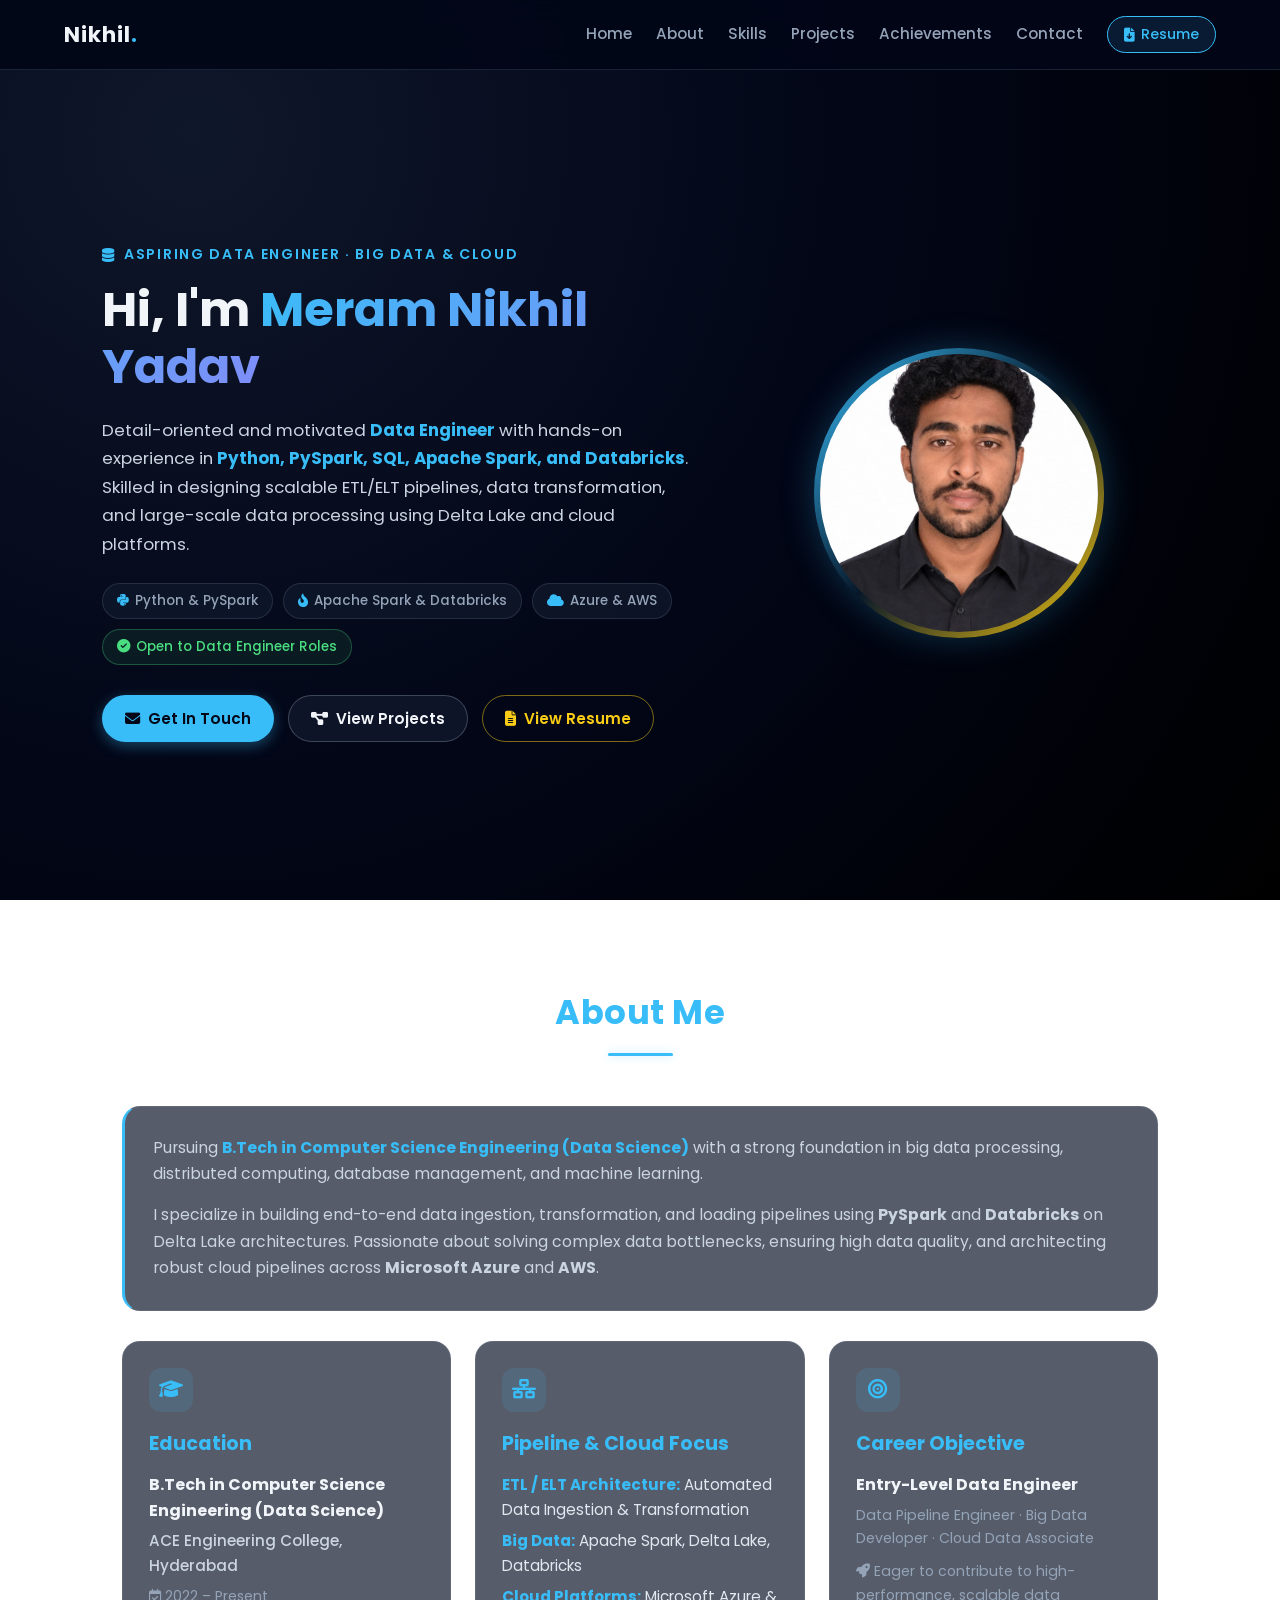
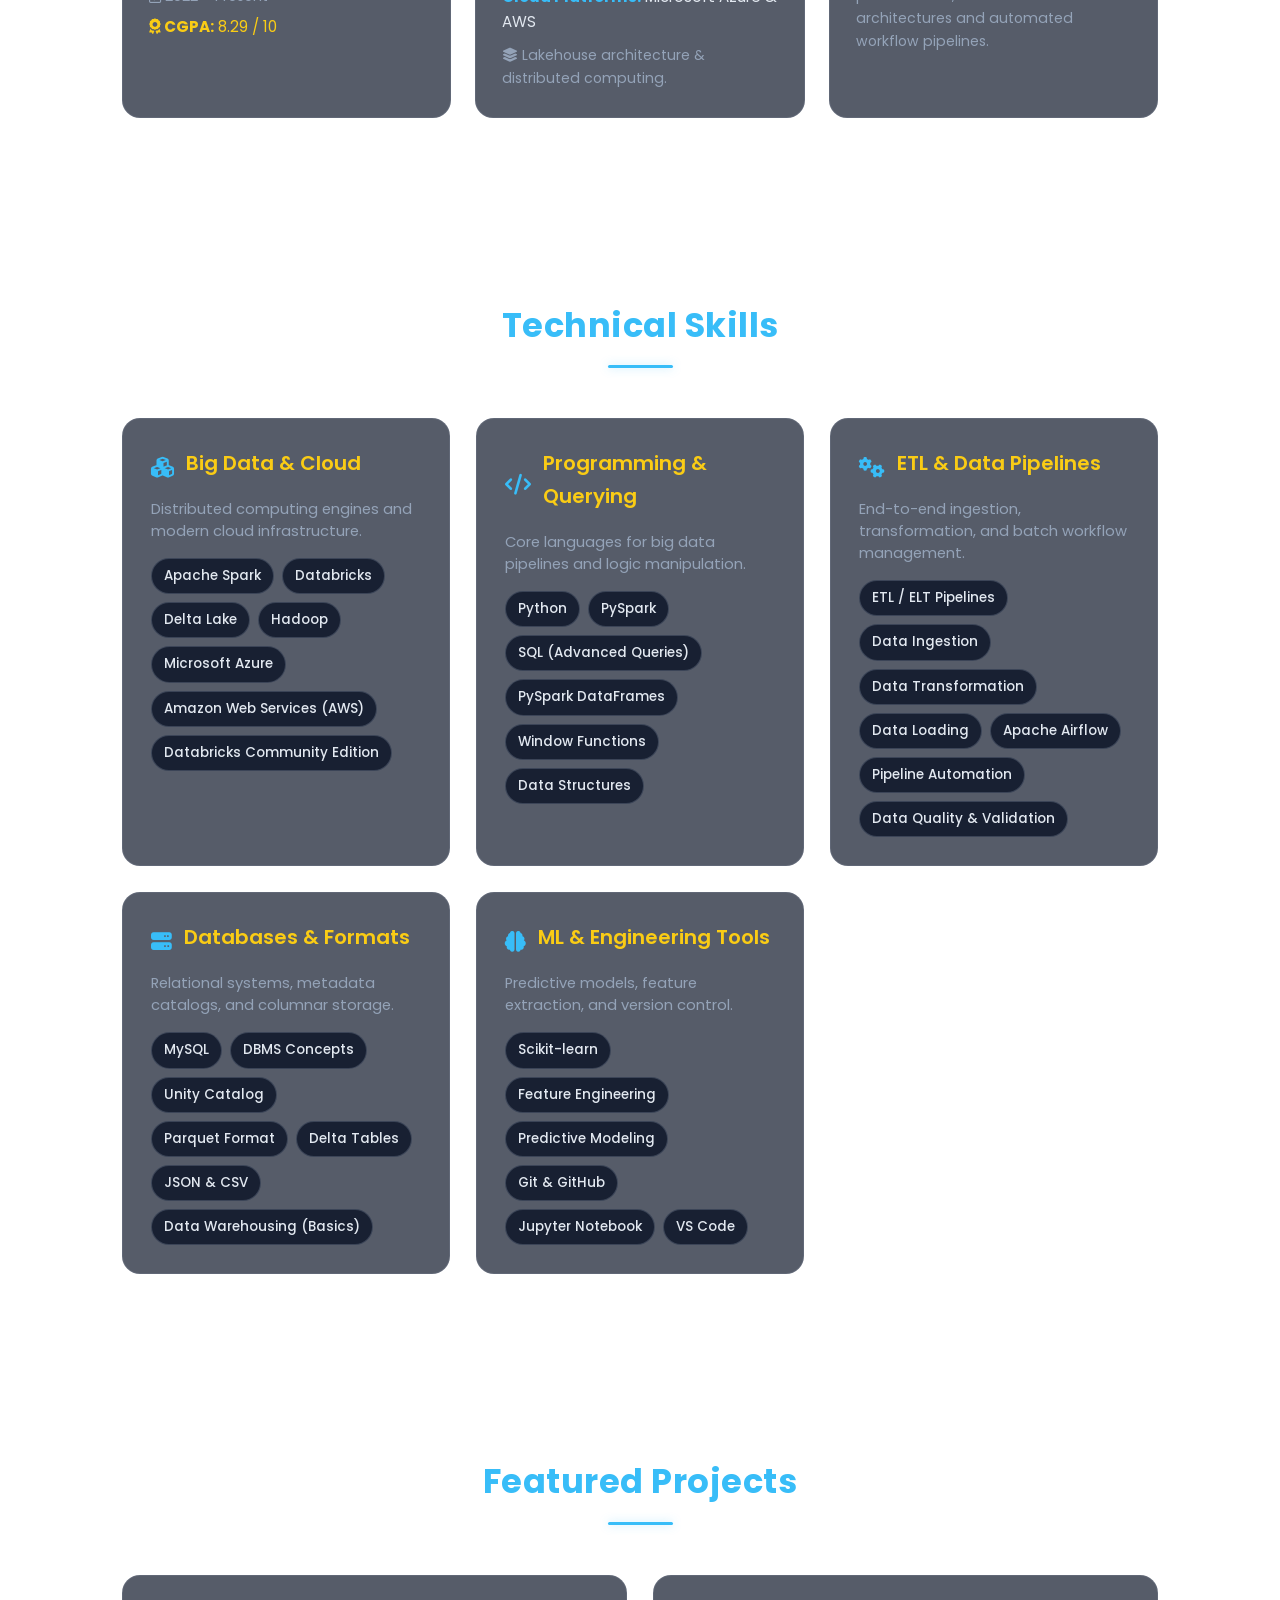
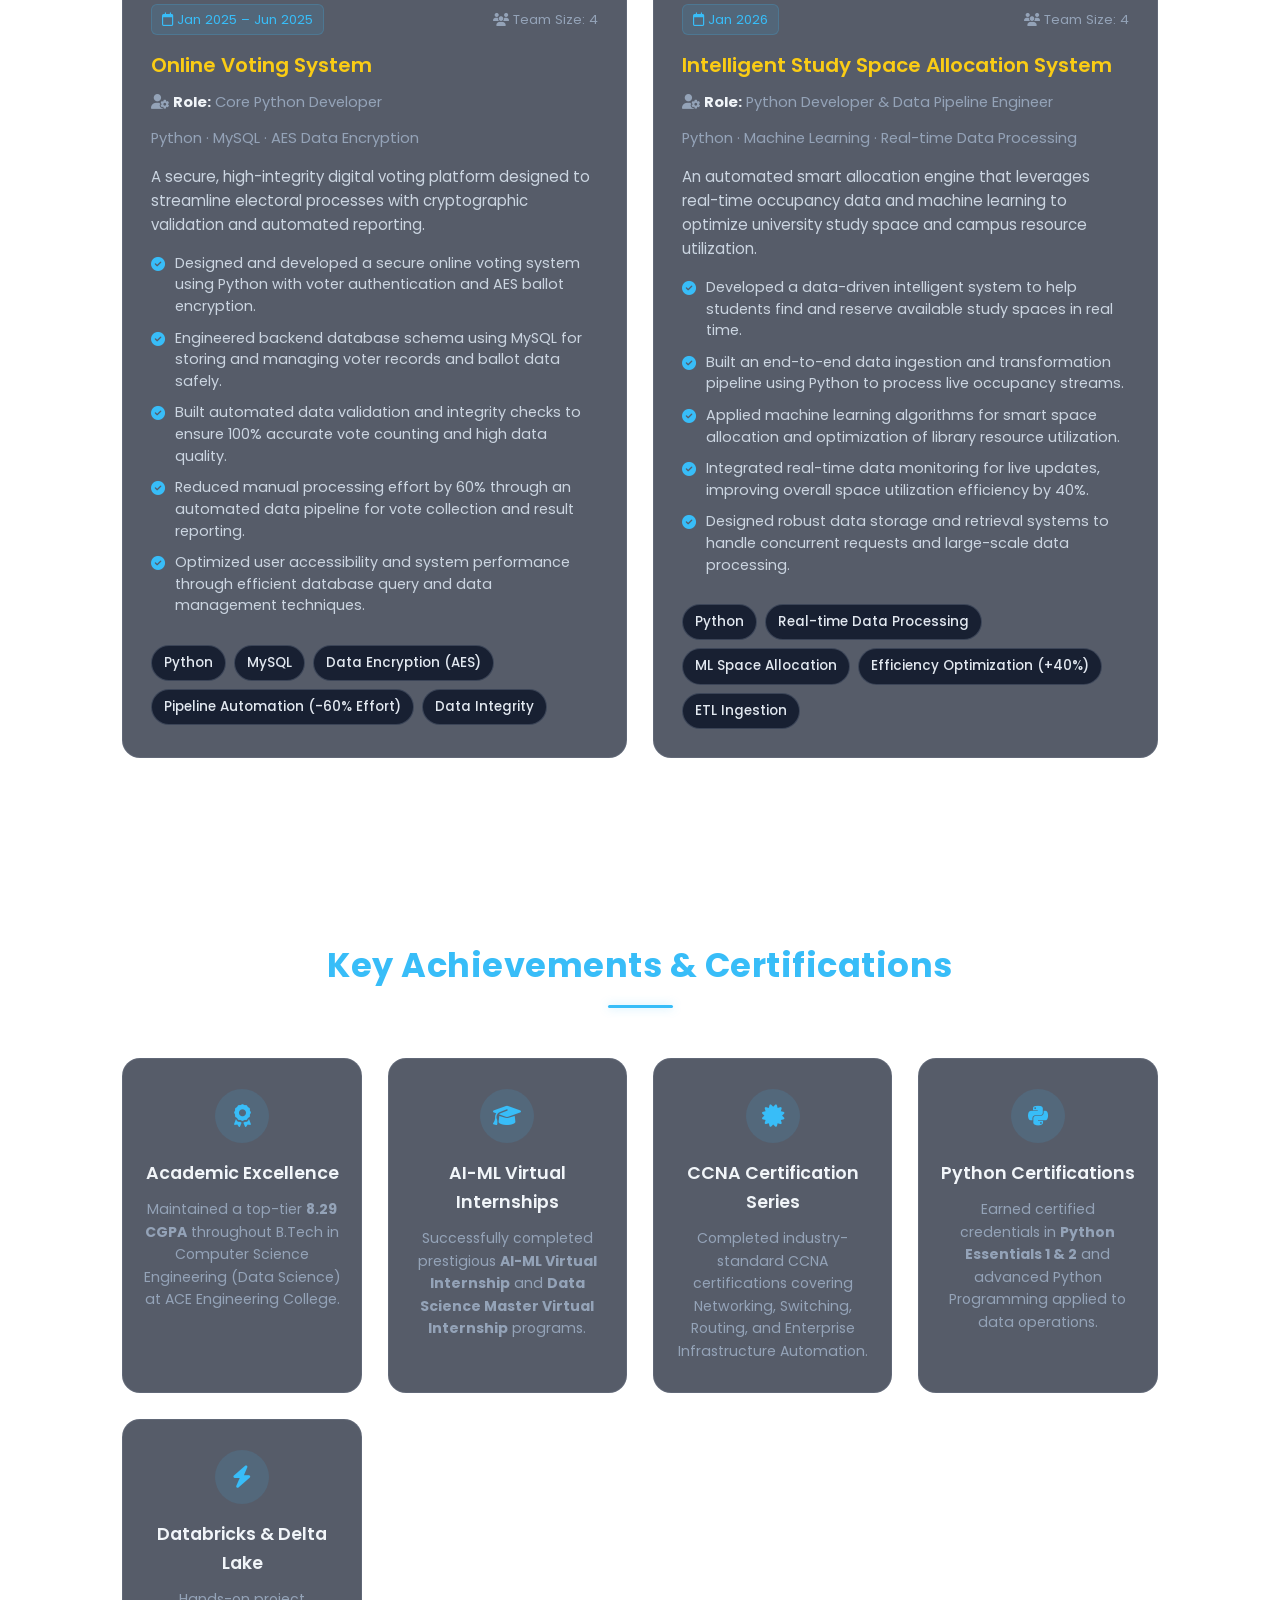
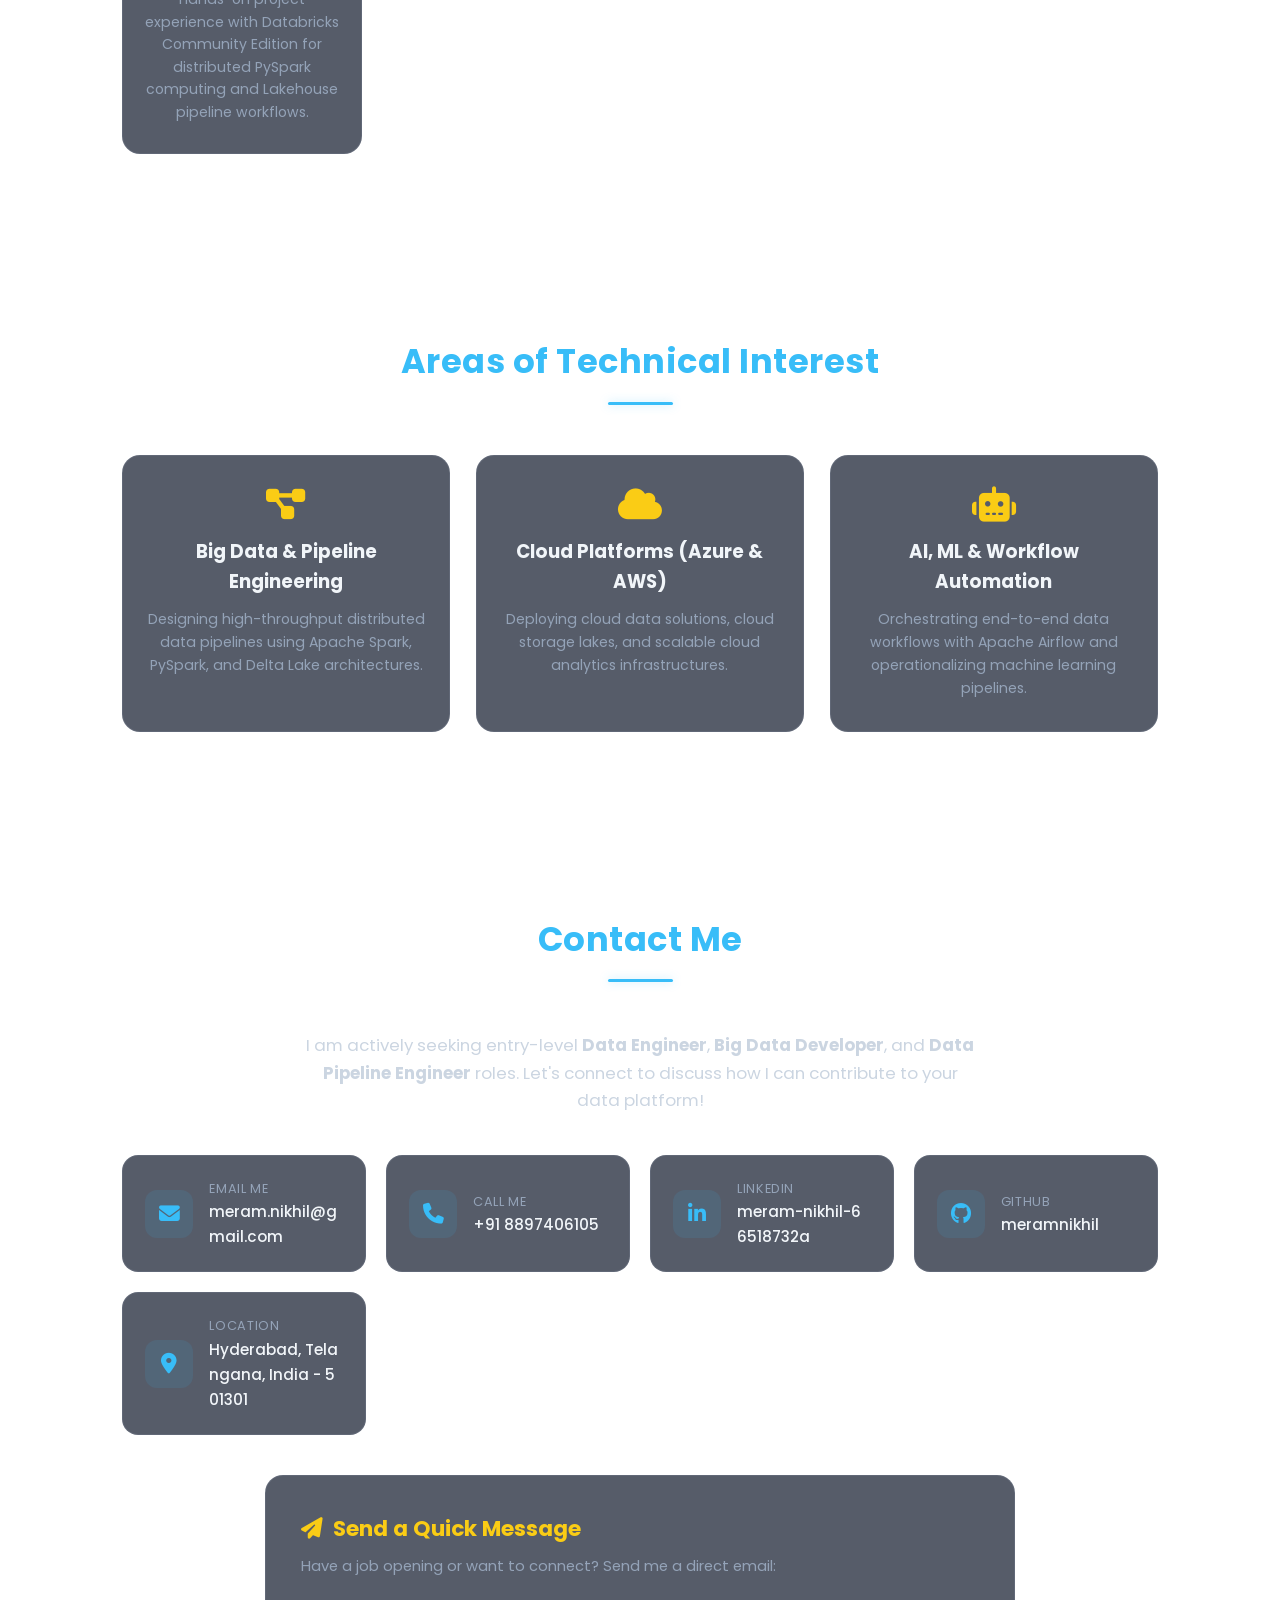
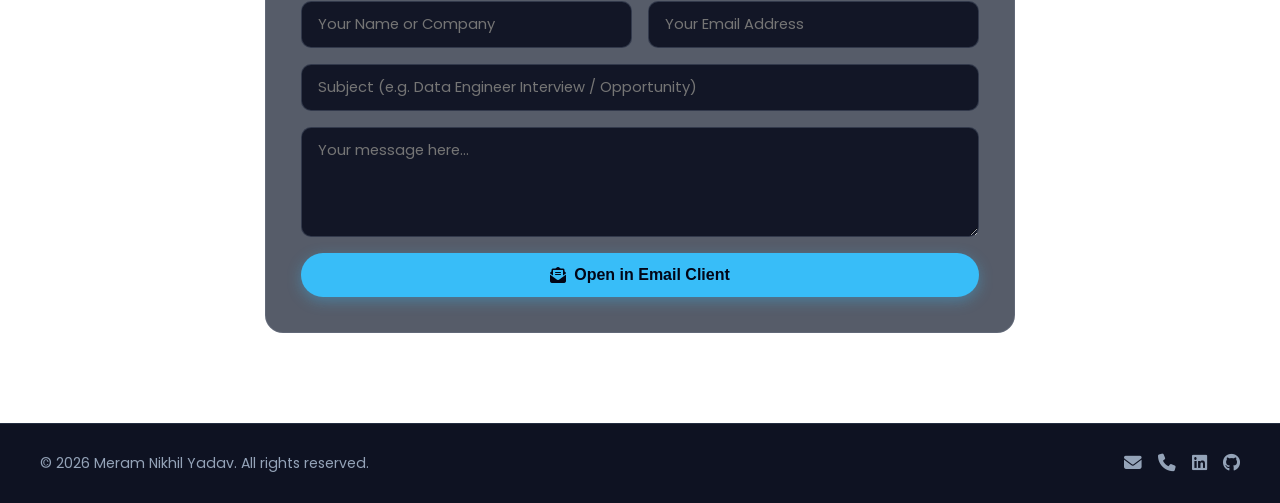
<file: index.html>
<!DOCTYPE html>
<html lang="en">
<head>
  <meta charset="UTF-8">
  <meta name="viewport" content="width=device-width, initial-scale=1.0">
  <title>Meram Nikhil Yadav | Data Engineer Portfolio</title>
  
  <!-- Google Fonts: Poppins -->
  <link rel="preconnect" href="https://fonts.googleapis.com">
  <link rel="preconnect" href="https://fonts.gstatic.com" crossorigin>
  <link href="https://fonts.googleapis.com/css2?family=Poppins:wght@300;400;500;600;700&display=swap" rel="stylesheet">
  
  <!-- FontAwesome Icons -->
  <link rel="stylesheet" href="https://cdnjs.cloudflare.com/ajax/libs/font-awesome/6.5.1/css/all.min.css"/>
  
  <!-- Custom Styles -->
  <link rel="stylesheet" href="style.css">
</head>
<body>

  <!-- Navigation Bar -->
  <header>
    <nav class="navbar">
      <a href="#hero" class="nav-logo">Nikhil<span>.</span></a>

      <ul class="nav-links">
        <li><a href="#hero">Home</a></li>
        <li><a href="#about">About</a></li>
        <li><a href="#skills">Skills</a></li>
        <li><a href="#projects">Projects</a></li>
        <li><a href="#achievements">Achievements</a></li>
        <li><a href="#contact">Contact</a></li>
        <li><a href="resume.html?v=2" target="_blank" class="nav-resume-btn"><i class="fa-solid fa-file-arrow-down"></i> Resume</a></li>
      </ul>

      <div class="nav-toggle" id="nav-toggle" aria-label="Toggle Navigation">
        <span></span>
        <span></span>
        <span></span>
      </div>
    </nav>
  </header>

  <!-- HERO SECTION -->
  <section id="hero" class="hero">
    <div class="hero-content">
      <div class="hero-text">
        <p class="hero-tag"><i class="fa-solid fa-database"></i> Aspiring Data Engineer · Big Data & Cloud</p>
        <h1>Hi, I'm <span>Meram Nikhil Yadav</span></h1>
        <p class="hero-description">
          Detail-oriented and motivated <strong>Data Engineer</strong> with hands-on experience in <strong>Python, PySpark, SQL, Apache Spark, and Databricks</strong>. Skilled in designing scalable ETL/ELT pipelines, data transformation, and large-scale data processing using Delta Lake and cloud platforms.
        </p>

        <!-- Tech badges -->
        <div class="hero-badges">
          <span class="badge"><i class="fa-brands fa-python"></i> Python & PySpark</span>
          <span class="badge"><i class="fa-solid fa-fire-flame-curved"></i> Apache Spark & Databricks</span>
          <span class="badge"><i class="fa-solid fa-cloud"></i> Azure & AWS</span>
          <span class="badge highlight-badge"><i class="fa-solid fa-circle-check"></i> Open to Data Engineer Roles</span>
        </div>

        <div class="hero-actions">
          <a href="#contact" class="btn primary-btn"><i class="fa-solid fa-envelope"></i> Get In Touch</a>
          <a href="#projects" class="btn secondary-btn"><i class="fa-solid fa-diagram-project"></i> View Projects</a>
          <a href="resume.html?v=2" target="_blank" class="btn outline-btn"><i class="fa-solid fa-file-lines"></i> View Resume</a>
        </div>
      </div>

      <div class="hero-image">
        <div class="image-wrapper">
          <img src="profile.jpg" alt="Meram Nikhil Yadav">
        </div>
      </div>
    </div>
  </section>

  <!-- ABOUT SECTION -->
  <section id="about" class="section">
    <div class="section-header">
      <h2>About Me</h2>
      <span class="section-line"></span>
    </div>

    <div class="about-content">
      <div class="about-summary card">
        <p class="lead-text">
          Pursuing <strong>B.Tech in Computer Science Engineering (Data Science)</strong> with a strong foundation in big data processing, distributed computing, database management, and machine learning.
        </p>
        <p>
          I specialize in building end-to-end data ingestion, transformation, and loading pipelines using <strong>PySpark</strong> and <strong>Databricks</strong> on Delta Lake architectures. Passionate about solving complex data bottlenecks, ensuring high data quality, and architecting robust cloud pipelines across <strong>Microsoft Azure</strong> and <strong>AWS</strong>.
        </p>
      </div>

      <div class="about-grid">
        <!-- Education Card -->
        <div class="about-card">
          <div class="card-icon"><i class="fa-solid fa-graduation-cap"></i></div>
          <h3>Education</h3>
          <p><strong>B.Tech in Computer Science Engineering (Data Science)</strong></p>
          <p class="institution">ACE Engineering College, Hyderabad</p>
          <p class="sub-detail"><i class="fa-regular fa-calendar-check"></i> 2022 – Present</p>
          <p class="sub-detail highlight-score"><i class="fa-solid fa-award"></i> <strong>CGPA:</strong> 8.29 / 10</p>
        </div>

        <!-- Core Focus Card -->
        <div class="about-card">
          <div class="card-icon"><i class="fa-solid fa-network-wired"></i></div>
          <h3>Pipeline & Cloud Focus</h3>
          <p class="lang-item"><strong>ETL / ELT Architecture:</strong> Automated Data Ingestion & Transformation</p>
          <p class="lang-item"><strong>Big Data:</strong> Apache Spark, Delta Lake, Databricks</p>
          <p class="lang-item"><strong>Cloud Platforms:</strong> Microsoft Azure & AWS</p>
          <p class="sub-detail mt-2"><i class="fa-solid fa-layer-group"></i> Lakehouse architecture & distributed computing.</p>
        </div>

        <!-- Career Objective -->
        <div class="about-card">
          <div class="card-icon"><i class="fa-solid fa-bullseye"></i></div>
          <h3>Career Objective</h3>
          <p><strong>Entry-Level Data Engineer</strong></p>
          <p class="sub-detail">Data Pipeline Engineer · Big Data Developer · Cloud Data Associate</p>
          <p class="sub-detail mt-2"><i class="fa-solid fa-rocket"></i> Eager to contribute to high-performance, scalable data architectures and automated workflow pipelines.</p>
        </div>
      </div>
    </div>
  </section>

  <!-- SKILLS SECTION -->
  <section id="skills" class="section">
    <div class="section-header">
      <h2>Technical Skills</h2>
      <span class="section-line"></span>
    </div>

    <div class="card-grid">
      <!-- Big Data & Cloud -->
      <article class="card">
        <div class="skill-header">
          <i class="fa-solid fa-cubes skill-icon"></i>
          <h3 class="card-title">Big Data & Cloud</h3>
        </div>
        <p class="card-subtitle">Distributed computing engines and modern cloud infrastructure.</p>
        <ul class="pill-list">
          <li>Apache Spark</li>
          <li>Databricks</li>
          <li>Delta Lake</li>
          <li>Hadoop</li>
          <li>Microsoft Azure</li>
          <li>Amazon Web Services (AWS)</li>
          <li>Databricks Community Edition</li>
        </ul>
      </article>

      <!-- Programming & Querying -->
      <article class="card">
        <div class="skill-header">
          <i class="fa-solid fa-code skill-icon"></i>
          <h3 class="card-title">Programming & Querying</h3>
        </div>
        <p class="card-subtitle">Core languages for big data pipelines and logic manipulation.</p>
        <ul class="pill-list">
          <li>Python</li>
          <li>PySpark</li>
          <li>SQL (Advanced Queries)</li>
          <li>PySpark DataFrames</li>
          <li>Window Functions</li>
          <li>Data Structures</li>
        </ul>
      </article>

      <!-- ETL & Data Pipelines -->
      <article class="card">
        <div class="skill-header">
          <i class="fa-solid fa-gears skill-icon"></i>
          <h3 class="card-title">ETL & Data Pipelines</h3>
        </div>
        <p class="card-subtitle">End-to-end ingestion, transformation, and batch workflow management.</p>
        <ul class="pill-list">
          <li>ETL / ELT Pipelines</li>
          <li>Data Ingestion</li>
          <li>Data Transformation</li>
          <li>Data Loading</li>
          <li>Apache Airflow</li>
          <li>Pipeline Automation</li>
          <li>Data Quality & Validation</li>
        </ul>
      </article>

      <!-- Databases & Storage -->
      <article class="card">
        <div class="skill-header">
          <i class="fa-solid fa-server skill-icon"></i>
          <h3 class="card-title">Databases & Formats</h3>
        </div>
        <p class="card-subtitle">Relational systems, metadata catalogs, and columnar storage.</p>
        <ul class="pill-list">
          <li>MySQL</li>
          <li>DBMS Concepts</li>
          <li>Unity Catalog</li>
          <li>Parquet Format</li>
          <li>Delta Tables</li>
          <li>JSON & CSV</li>
          <li>Data Warehousing (Basics)</li>
        </ul>
      </article>

      <!-- Machine Learning & Tools -->
      <article class="card">
        <div class="skill-header">
          <i class="fa-solid fa-brain skill-icon"></i>
          <h3 class="card-title">ML & Engineering Tools</h3>
        </div>
        <p class="card-subtitle">Predictive models, feature extraction, and version control.</p>
        <ul class="pill-list">
          <li>Scikit-learn</li>
          <li>Feature Engineering</li>
          <li>Predictive Modeling</li>
          <li>Git & GitHub</li>
          <li>Jupyter Notebook</li>
          <li>VS Code</li>
        </ul>
      </article>
    </div>
  </section>

  <!-- PROJECTS SECTION -->
  <section id="projects" class="section">
    <div class="section-header">
      <h2>Featured Projects</h2>
      <span class="section-line"></span>
    </div>

    <div class="card-grid">
      <!-- Project 1: Online Voting System -->
      <article class="card project-card">
        <div class="project-header">
          <span class="project-tag"><i class="fa-regular fa-calendar"></i> Jan 2025 – Jun 2025</span>
          <span class="team-tag"><i class="fa-solid fa-users"></i> Team Size: 4</span>
        </div>
        
        <h3 class="card-title">Online Voting System</h3>
        <p class="card-role"><i class="fa-solid fa-user-gear"></i> <strong>Role:</strong> Core Python Developer</p>
        <p class="card-subtitle">Python · MySQL · AES Data Encryption</p>
        
        <p class="card-description">
          A secure, high-integrity digital voting platform designed to streamline electoral processes with cryptographic validation and automated reporting.
        </p>

        <ul class="card-list">
          <li><i class="fa-solid fa-circle-check"></i> Designed and developed a secure online voting system using Python with voter authentication and AES ballot encryption.</li>
          <li><i class="fa-solid fa-circle-check"></i> Engineered backend database schema using MySQL for storing and managing voter records and ballot data safely.</li>
          <li><i class="fa-solid fa-circle-check"></i> Built automated data validation and integrity checks to ensure 100% accurate vote counting and high data quality.</li>
          <li><i class="fa-solid fa-circle-check"></i> Reduced manual processing effort by 60% through an automated data pipeline for vote collection and result reporting.</li>
          <li><i class="fa-solid fa-circle-check"></i> Optimized user accessibility and system performance through efficient database query and data management techniques.</li>
        </ul>

        <div class="pill-list mt-3">
          <li>Python</li>
          <li>MySQL</li>
          <li>Data Encryption (AES)</li>
          <li>Pipeline Automation (-60% Effort)</li>
          <li>Data Integrity</li>
        </div>
      </article>

      <!-- Project 2: Intelligent Study Space Allocation System -->
      <article class="card project-card">
        <div class="project-header">
          <span class="project-tag"><i class="fa-regular fa-calendar"></i> Jan 2026</span>
          <span class="team-tag"><i class="fa-solid fa-users"></i> Team Size: 4</span>
        </div>
        
        <h3 class="card-title">Intelligent Study Space Allocation System</h3>
        <p class="card-role"><i class="fa-solid fa-user-gear"></i> <strong>Role:</strong> Python Developer & Data Pipeline Engineer</p>
        <p class="card-subtitle">Python · Machine Learning · Real-time Data Processing</p>
        
        <p class="card-description">
          An automated smart allocation engine that leverages real-time occupancy data and machine learning to optimize university study space and campus resource utilization.
        </p>

        <ul class="card-list">
          <li><i class="fa-solid fa-circle-check"></i> Developed a data-driven intelligent system to help students find and reserve available study spaces in real time.</li>
          <li><i class="fa-solid fa-circle-check"></i> Built an end-to-end data ingestion and transformation pipeline using Python to process live occupancy streams.</li>
          <li><i class="fa-solid fa-circle-check"></i> Applied machine learning algorithms for smart space allocation and optimization of library resource utilization.</li>
          <li><i class="fa-solid fa-circle-check"></i> Integrated real-time data monitoring for live updates, improving overall space utilization efficiency by 40%.</li>
          <li><i class="fa-solid fa-circle-check"></i> Designed robust data storage and retrieval systems to handle concurrent requests and large-scale data processing.</li>
        </ul>

        <div class="pill-list mt-3">
          <li>Python</li>
          <li>Real-time Data Processing</li>
          <li>ML Space Allocation</li>
          <li>Efficiency Optimization (+40%)</li>
          <li>ETL Ingestion</li>
        </div>
      </article>
    </div>
  </section>

  <!-- KEY ACHIEVEMENTS SECTION -->
  <section id="achievements" class="section">
    <div class="section-header">
      <h2>Key Achievements & Certifications</h2>
      <span class="section-line"></span>
    </div>

    <div class="card-grid strengths-grid">
      <div class="card strength-card">
        <div class="strength-icon"><i class="fa-solid fa-award"></i></div>
        <h4>Academic Excellence</h4>
        <p>Maintained a top-tier <strong>8.29 CGPA</strong> throughout B.Tech in Computer Science Engineering (Data Science) at ACE Engineering College.</p>
      </div>

      <div class="card strength-card">
        <div class="strength-icon"><i class="fa-solid fa-graduation-cap"></i></div>
        <h4>AI-ML Virtual Internships</h4>
        <p>Successfully completed prestigious <strong>AI-ML Virtual Internship</strong> and <strong>Data Science Master Virtual Internship</strong> programs.</p>
      </div>

      <div class="card strength-card">
        <div class="strength-icon"><i class="fa-solid fa-certificate"></i></div>
        <h4>CCNA Certification Series</h4>
        <p>Completed industry-standard CCNA certifications covering Networking, Switching, Routing, and Enterprise Infrastructure Automation.</p>
      </div>

      <div class="card strength-card">
        <div class="strength-icon"><i class="fa-brands fa-python"></i></div>
        <h4>Python Certifications</h4>
        <p>Earned certified credentials in <strong>Python Essentials 1 & 2</strong> and advanced Python Programming applied to data operations.</p>
      </div>

      <div class="card strength-card">
        <div class="strength-icon"><i class="fa-solid fa-bolt"></i></div>
        <h4>Databricks & Delta Lake</h4>
        <p>Hands-on project experience with Databricks Community Edition for distributed PySpark computing and Lakehouse pipeline workflows.</p>
      </div>
    </div>
  </section>

  <!-- AREAS OF INTEREST -->
  <section id="interests" class="section">
    <div class="section-header">
      <h2>Areas of Technical Interest</h2>
      <span class="section-line"></span>
    </div>

    <div class="card-grid hobbies-grid">
      <div class="card hobby-card">
        <i class="fa-solid fa-diagram-project hobby-icon"></i>
        <h4>Big Data & Pipeline Engineering</h4>
        <p>Designing high-throughput distributed data pipelines using Apache Spark, PySpark, and Delta Lake architectures.</p>
      </div>

      <div class="card hobby-card">
        <i class="fa-solid fa-cloud hobby-icon"></i>
        <h4>Cloud Platforms (Azure & AWS)</h4>
        <p>Deploying cloud data solutions, cloud storage lakes, and scalable cloud analytics infrastructures.</p>
      </div>

      <div class="card hobby-card">
        <i class="fa-solid fa-robot hobby-icon"></i>
        <h4>AI, ML & Workflow Automation</h4>
        <p>Orchestrating end-to-end data workflows with Apache Airflow and operationalizing machine learning pipelines.</p>
      </div>
    </div>
  </section>

  <!-- CONTACT SECTION -->
  <section id="contact" class="section">
    <div class="section-header">
      <h2>Contact Me</h2>
      <span class="section-line"></span>
    </div>

    <div class="contact-content">
      <p class="contact-intro">
        I am actively seeking entry-level <strong>Data Engineer</strong>, <strong>Big Data Developer</strong>, and <strong>Data Pipeline Engineer</strong> roles. Let's connect to discuss how I can contribute to your data platform!
      </p>

      <div class="contact-grid">
        <a href="mailto:meram.nikhil@gmail.com" class="contact-card">
          <div class="contact-icon"><i class="fa-solid fa-envelope"></i></div>
          <div class="contact-details">
            <span class="contact-label">Email Me</span>
            <span class="contact-value">meram.nikhil@gmail.com</span>
          </div>
        </a>

        <a href="tel:+918897406105" class="contact-card">
          <div class="contact-icon"><i class="fa-solid fa-phone"></i></div>
          <div class="contact-details">
            <span class="contact-label">Call Me</span>
            <span class="contact-value">+91 8897406105</span>
          </div>
        </a>

        <a href="https://linkedin.com/in/meram-nikhil-66518732a/" target="_blank" rel="noopener noreferrer" class="contact-card">
          <div class="contact-icon"><i class="fa-brands fa-linkedin-in"></i></div>
          <div class="contact-details">
            <span class="contact-label">LinkedIn</span>
            <span class="contact-value">meram-nikhil-66518732a</span>
          </div>
        </a>

        <a href="https://github.com/meramnikhil" target="_blank" rel="noopener noreferrer" class="contact-card">
          <div class="contact-icon"><i class="fa-brands fa-github"></i></div>
          <div class="contact-details">
            <span class="contact-label">GitHub</span>
            <span class="contact-value">meramnikhil</span>
          </div>
        </a>

        <div class="contact-card no-link">
          <div class="contact-icon"><i class="fa-solid fa-location-dot"></i></div>
          <div class="contact-details">
            <span class="contact-label">Location</span>
            <span class="contact-value">Hyderabad, Telangana, India - 501301</span>
          </div>
        </div>
      </div>

      <!-- Quick Message Form -->
      <div class="quick-contact-box card">
        <h3><i class="fa-solid fa-paper-plane"></i> Send a Quick Message</h3>
        <p class="form-desc">Have a job opening or want to connect? Send me a direct email:</p>
        <form id="contact-form" onsubmit="handleFormSubmit(event)">
          <div class="form-group">
            <input type="text" id="sender-name" placeholder="Your Name or Company" required>
            <input type="email" id="sender-email" placeholder="Your Email Address" required>
          </div>
          <div class="form-group">
            <input type="text" id="subject" placeholder="Subject (e.g. Data Engineer Interview / Opportunity)" required>
          </div>
          <div class="form-group">
            <textarea id="message" rows="4" placeholder="Your message here..." required></textarea>
          </div>
          <button type="submit" class="btn primary-btn submit-btn"><i class="fa-solid fa-envelope-open-text"></i> Open in Email Client</button>
        </form>
      </div>
    </div>
  </section>

  <!-- Back to top button -->
  <button id="back-to-top" class="back-to-top" aria-label="Back to Top">
    <i class="fa-solid fa-arrow-up"></i>
  </button>

  <!-- FOOTER -->
  <footer class="footer">
    <div class="footer-content">
      <p>© <span id="year"></span> Meram Nikhil Yadav. All rights reserved.</p>
      <div class="footer-links">
        <a href="mailto:meram.nikhil@gmail.com" title="Email"><i class="fa-solid fa-envelope"></i></a>
        <a href="tel:+918897406105" title="Call"><i class="fa-solid fa-phone"></i></a>
        <a href="https://linkedin.com/in/meram-nikhil-66518732a/" target="_blank" title="LinkedIn"><i class="fa-brands fa-linkedin"></i></a>
        <a href="https://github.com/meramnikhil" target="_blank" title="GitHub"><i class="fa-brands fa-github"></i></a>
      </div>
    </div>
  </footer>

  <!-- Scripts -->
  <script src="script.js"></script>
</body>
</html>
</file>
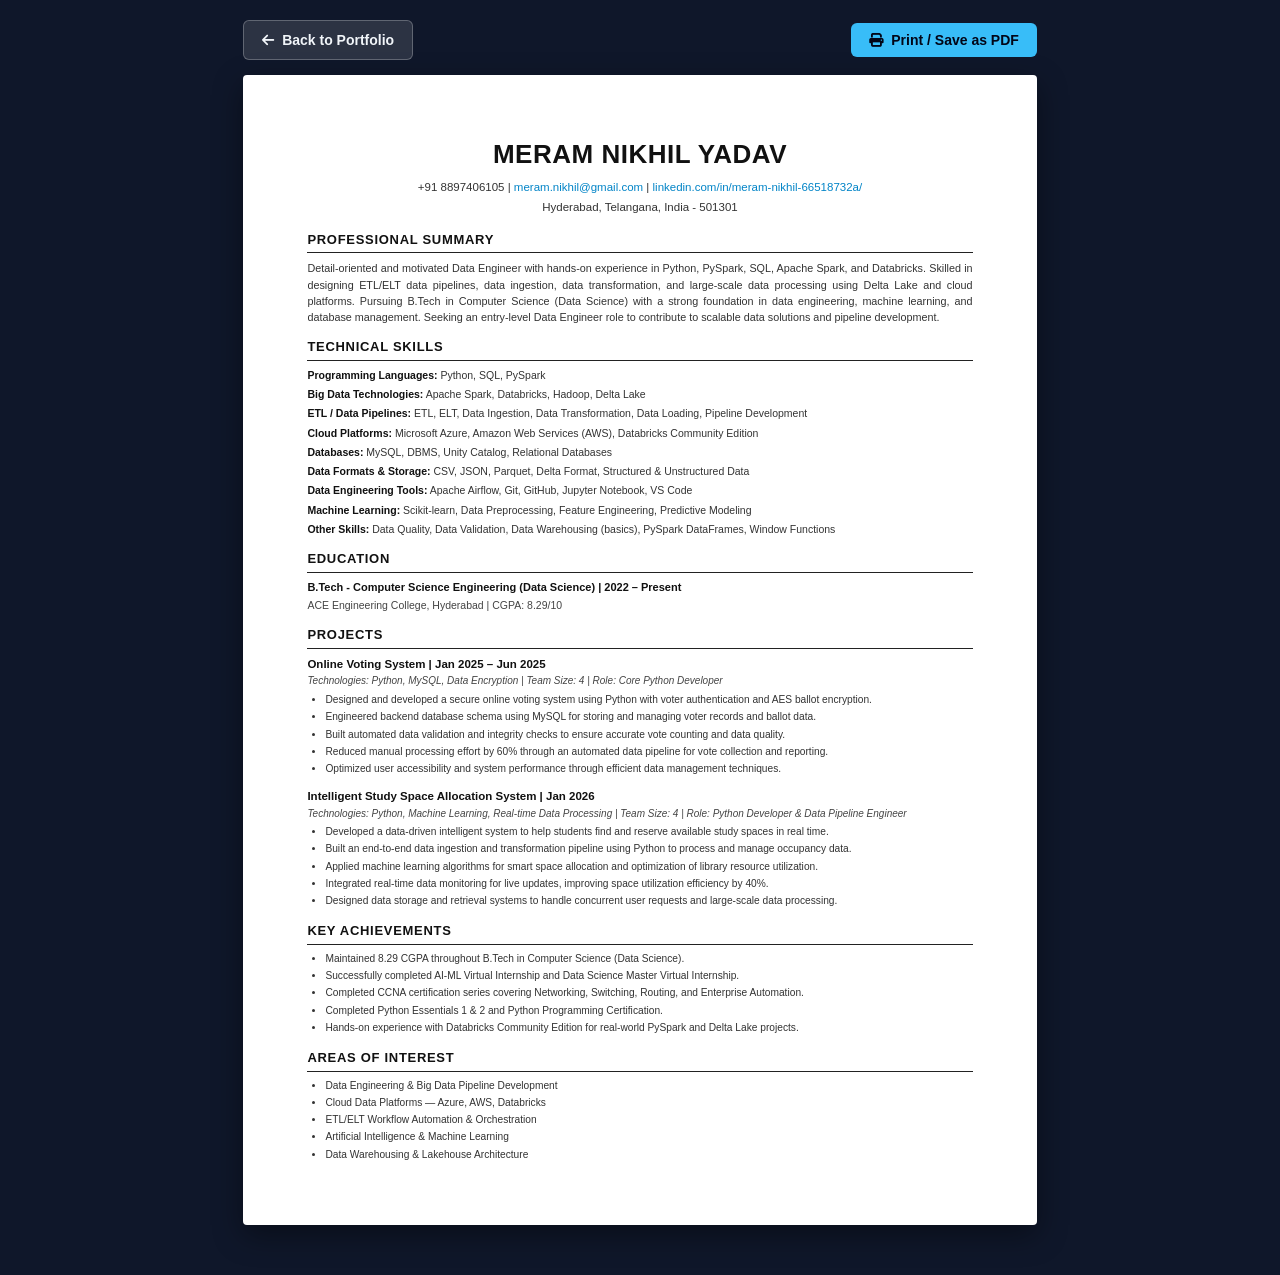
<file: resume.html>
<!DOCTYPE html>
<html lang="en">
<head>
    <meta charset="UTF-8">
    <meta name="viewport" content="width=device-width, initial-scale=1.0">
    <meta http-equiv="Cache-Control" content="no-cache, no-store, must-revalidate" />
    <meta http-equiv="Pragma" content="no-cache" />
    <meta http-equiv="Expires" content="0" />
    <title>Meram Nikhil Yadav - Data Engineer Resume</title>

    <link rel="stylesheet" href="https://cdnjs.cloudflare.com/ajax/libs/font-awesome/6.5.1/css/all.min.css"/>

    <style>
        * {
            box-sizing: border-box;
            margin: 0;
            padding: 0;
        }

        body {
            font-family: Arial, Helvetica, sans-serif;
            background: #0f172a;
            color: #222;
            line-height: 1.45;
            padding: 20px 10px;
        }

        .top-bar {
            width: 210mm;
            max-width: 100%;
            margin: 0 auto 15px auto;
            display: flex;
            justify-content: space-between;
            align-items: center;
        }

        .top-btn {
            display: inline-flex;
            align-items: center;
            gap: 8px;
            padding: 9px 18px;
            font-size: 14px;
            font-weight: 600;
            text-decoration: none;
            border-radius: 6px;
            cursor: pointer;
            transition: all 0.2s ease;
            font-family: Arial, sans-serif;
        }

        .back-btn {
            background: rgba(255, 255, 255, 0.12);
            color: #f1f5f9;
            border: 1px solid rgba(255, 255, 255, 0.25);
        }

        .back-btn:hover {
            background: rgba(255, 255, 255, 0.25);
        }

        .print-btn {
            background: #38bdf8;
            color: #020617;
            border: none;
        }

        .print-btn:hover {
            background: #7dd3fc;
        }

        .resume {
            width: 210mm;
            max-width: 100%;
            min-height: 297mm;
            margin: 0 auto 30px auto;
            background: white;
            padding: 16mm 17mm;
            box-shadow: 0 10px 30px rgba(0, 0, 0, 0.4);
            border-radius: 4px;
        }

        /* Header */
        .header {
            text-align: center;
            margin-bottom: 12px;
        }

        .name {
            font-size: 26px;
            font-weight: 700;
            letter-spacing: 0.5px;
            margin-bottom: 5px;
            color: #111;
        }

        .contact {
            font-size: 11.5px;
            color: #333;
            line-height: 1.7;
        }

        .contact a {
            color: #0284c7;
            text-decoration: none;
        }

        /* Sections */
        .section {
            margin-top: 13px;
        }

        .section-title {
            font-size: 13px;
            font-weight: 700;
            text-transform: uppercase;
            letter-spacing: 0.7px;
            border-bottom: 1.5px solid #222;
            padding-bottom: 3px;
            margin-bottom: 7px;
            color: #111;
        }

        .summary {
            font-size: 10.8px;
            text-align: justify;
            color: #333;
            line-height: 1.5;
        }

        /* Skills */
        .skill-row {
            font-size: 10.5px;
            margin-bottom: 4px;
            color: #333;
            line-height: 1.45;
        }

        .skill-title {
            font-weight: 700;
            color: #111;
        }

        /* Education */
        .education-title {
            font-size: 11px;
            font-weight: 700;
            color: #111;
        }

        .education-details {
            font-size: 10.5px;
            color: #444;
            margin-top: 2px;
        }

        /* Projects */
        .project {
            margin-bottom: 11px;
        }

        .project-title {
            font-size: 11.5px;
            font-weight: 700;
            margin-bottom: 2px;
            color: #111;
        }

        .project-tech {
            font-size: 10px;
            margin-bottom: 4px;
            color: #444;
            font-style: italic;
        }

        ul {
            padding-left: 18px;
        }

        li {
            font-size: 10.2px;
            margin-bottom: 2.5px;
            color: #333;
            line-height: 1.45;
        }

        /* Print */
        @media print {
            body {
                background: white;
                padding: 0;
            }

            .no-print {
                display: none !important;
            }

            .resume {
                width: 100%;
                min-height: auto;
                margin: 0;
                padding: 12mm 14mm;
                box-shadow: none;
                border-radius: 0;
            }

            a {
                color: #000 !important;
                text-decoration: none;
            }
        }

        @page {
            size: A4;
            margin: 0;
        }
    </style>
</head>

<body>

<div class="top-bar no-print">
    <a href="index.html" class="top-btn back-btn"><i class="fa-solid fa-arrow-left"></i> Back to Portfolio</a>
    <button onclick="window.print()" class="top-btn print-btn"><i class="fa-solid fa-print"></i> Print / Save as PDF</button>
</div>

<div class="resume">

    <!-- HEADER -->
    <header class="header">
        <div class="name">MERAM NIKHIL YADAV</div>

        <div class="contact">
            +91 8897406105 |
            <a href="mailto:meram.nikhil@gmail.com">meram.nikhil@gmail.com</a> |
            <a href="https://linkedin.com/in/meram-nikhil-66518732a/" target="_blank">
                linkedin.com/in/meram-nikhil-66518732a/
            </a>
            <br>
            Hyderabad, Telangana, India - 501301
        </div>
    </header>


    <!-- PROFESSIONAL SUMMARY -->
    <section class="section">
        <h2 class="section-title">Professional Summary</h2>

        <p class="summary">
            Detail-oriented and motivated Data Engineer with hands-on experience in
            Python, PySpark, SQL, Apache Spark, and Databricks. Skilled in designing
            ETL/ELT data pipelines, data ingestion, data transformation, and
            large-scale data processing using Delta Lake and cloud platforms.
            Pursuing B.Tech in Computer Science (Data Science) with a strong
            foundation in data engineering, machine learning, and database
            management. Seeking an entry-level Data Engineer role to contribute
            to scalable data solutions and pipeline development.
        </p>
    </section>


    <!-- TECHNICAL SKILLS -->
    <section class="section">
        <h2 class="section-title">Technical Skills</h2>

        <div class="skill-row">
            <span class="skill-title">Programming Languages:</span>
            Python, SQL, PySpark
        </div>

        <div class="skill-row">
            <span class="skill-title">Big Data Technologies:</span>
            Apache Spark, Databricks, Hadoop, Delta Lake
        </div>

        <div class="skill-row">
            <span class="skill-title">ETL / Data Pipelines:</span>
            ETL, ELT, Data Ingestion, Data Transformation, Data Loading,
            Pipeline Development
        </div>

        <div class="skill-row">
            <span class="skill-title">Cloud Platforms:</span>
            Microsoft Azure, Amazon Web Services (AWS),
            Databricks Community Edition
        </div>

        <div class="skill-row">
            <span class="skill-title">Databases:</span>
            MySQL, DBMS, Unity Catalog, Relational Databases
        </div>

        <div class="skill-row">
            <span class="skill-title">Data Formats & Storage:</span>
            CSV, JSON, Parquet, Delta Format, Structured & Unstructured Data
        </div>

        <div class="skill-row">
            <span class="skill-title">Data Engineering Tools:</span>
            Apache Airflow, Git, GitHub, Jupyter Notebook, VS Code
        </div>

        <div class="skill-row">
            <span class="skill-title">Machine Learning:</span>
            Scikit-learn, Data Preprocessing, Feature Engineering,
            Predictive Modeling
        </div>

        <div class="skill-row">
            <span class="skill-title">Other Skills:</span>
            Data Quality, Data Validation, Data Warehousing (basics),
            PySpark DataFrames, Window Functions
        </div>
    </section>


    <!-- EDUCATION -->
    <section class="section">
        <h2 class="section-title">Education</h2>

        <div class="education-title">
            B.Tech - Computer Science Engineering (Data Science)
            | 2022 – Present
        </div>

        <div class="education-details">
            ACE Engineering College, Hyderabad | CGPA: 8.29/10
        </div>
    </section>


    <!-- PROJECTS -->
    <section class="section">
        <h2 class="section-title">Projects</h2>

        <!-- Project 1 -->
        <div class="project">

            <div class="project-title">
                Online Voting System | Jan 2025 – Jun 2025
            </div>

            <div class="project-tech">
                Technologies: Python, MySQL, Data Encryption |
                Team Size: 4 |
                Role: Core Python Developer
            </div>

            <ul>
                <li>
                    Designed and developed a secure online voting system using
                    Python with voter authentication and AES ballot encryption.
                </li>

                <li>
                    Engineered backend database schema using MySQL for storing
                    and managing voter records and ballot data.
                </li>

                <li>
                    Built automated data validation and integrity checks to
                    ensure accurate vote counting and data quality.
                </li>

                <li>
                    Reduced manual processing effort by 60% through an
                    automated data pipeline for vote collection and reporting.
                </li>

                <li>
                    Optimized user accessibility and system performance through
                    efficient data management techniques.
                </li>
            </ul>
        </div>


        <!-- Project 2 -->
        <div class="project">

            <div class="project-title">
                Intelligent Study Space Allocation System | Jan 2026
            </div>

            <div class="project-tech">
                Technologies: Python, Machine Learning, Real-time Data Processing |
                Team Size: 4 |
                Role: Python Developer & Data Pipeline Engineer
            </div>

            <ul>
                <li>
                    Developed a data-driven intelligent system to help students
                    find and reserve available study spaces in real time.
                </li>

                <li>
                    Built an end-to-end data ingestion and transformation
                    pipeline using Python to process and manage occupancy data.
                </li>

                <li>
                    Applied machine learning algorithms for smart space
                    allocation and optimization of library resource utilization.
                </li>

                <li>
                    Integrated real-time data monitoring for live updates,
                    improving space utilization efficiency by 40%.
                </li>

                <li>
                    Designed data storage and retrieval systems to handle
                    concurrent user requests and large-scale data processing.
                </li>
            </ul>
        </div>
    </section>


    <!-- KEY ACHIEVEMENTS -->
    <section class="section">
        <h2 class="section-title">Key Achievements</h2>

        <ul>
            <li>
                Maintained 8.29 CGPA throughout B.Tech in Computer Science
                (Data Science).
            </li>

            <li>
                Successfully completed AI-ML Virtual Internship and
                Data Science Master Virtual Internship.
            </li>

            <li>
                Completed CCNA certification series covering Networking,
                Switching, Routing, and Enterprise Automation.
            </li>

            <li>
                Completed Python Essentials 1 & 2 and Python Programming
                Certification.
            </li>

            <li>
                Hands-on experience with Databricks Community Edition for
                real-world PySpark and Delta Lake projects.
            </li>
        </ul>
    </section>


    <!-- AREAS OF INTEREST -->
    <section class="section">
        <h2 class="section-title">Areas of Interest</h2>

        <ul>
            <li>Data Engineering & Big Data Pipeline Development</li>
            <li>Cloud Data Platforms — Azure, AWS, Databricks</li>
            <li>ETL/ELT Workflow Automation & Orchestration</li>
            <li>Artificial Intelligence & Machine Learning</li>
            <li>Data Warehousing & Lakehouse Architecture</li>
        </ul>
    </section>

</div>

</body>
</html>
</file>
<file: style.css>
:root {
  --bg-main: #020617;
  --bg-card: rgba(15, 23, 42, 0.7);
  --bg-card-hover: rgba(30, 41, 59, 0.8);
  --accent: #38bdf8;
  --accent-glow: rgba(56, 189, 248, 0.35);
  --section-heading: #38bdf8;
  --card-heading: #facc15;
  --text-main: #f1f5f9;
  --text-muted: #94a3b8;
  --border-soft: rgba(148, 163, 184, 0.18);
  --border-highlight: rgba(56, 189, 248, 0.4);
  --font-main: "Poppins", system-ui, -apple-system, BlinkMacSystemFont, sans-serif;
  --transition: all 0.3s cubic-bezier(0.4, 0, 0.2, 1);
}

*,
*::before,
*::after {
  box-sizing: border-box;
  margin: 0;
  padding: 0;
}

html {
  scroll-behavior: smooth;
}

body {
  font-family: var(--font-main);
  background: radial-gradient(circle at 15% 15%, #0f172a 0%, #020617 50%, #000000 100%);
  background-attachment: fixed;
  color: var(--text-main);
  line-height: 1.65;
  min-height: 100vh;
  overflow-x: hidden;
}

/* =========================================
   Navbar Header
   ========================================= */
header {
  position: sticky;
  top: 0;
  z-index: 100;
  background: rgba(2, 6, 23, 0.88);
  backdrop-filter: blur(14px);
  -webkit-backdrop-filter: blur(14px);
  border-bottom: 1px solid rgba(51, 65, 85, 0.5);
  transition: var(--transition);
}

.navbar {
  max-width: 1200px;
  margin: 0 auto;
  padding: 16px 24px;
  display: flex;
  align-items: center;
  justify-content: space-between;
}

.nav-logo {
  font-weight: 700;
  font-size: 1.35rem;
  letter-spacing: 0.05em;
  color: var(--text-main);
  text-decoration: none;
  transition: var(--transition);
}

.nav-logo span {
  color: var(--accent);
}

.nav-links {
  list-style: none;
  display: flex;
  align-items: center;
  gap: 1.5rem;
}

.nav-links a {
  text-decoration: none;
  color: var(--text-muted);
  font-size: 0.95rem;
  font-weight: 500;
  position: relative;
  transition: var(--transition);
  padding: 4px 0;
}

.nav-links a:not(.nav-resume-btn)::after {
  content: "";
  position: absolute;
  left: 0;
  bottom: -2px;
  width: 0;
  height: 2px;
  background: var(--accent);
  transition: width 0.25s ease;
  border-radius: 2px;
}

.nav-links a:hover {
  color: var(--text-main);
}

.nav-links a:hover::after {
  width: 100%;
}

.nav-resume-btn {
  background: rgba(56, 189, 248, 0.12);
  color: var(--accent) !important;
  border: 1px solid var(--accent);
  padding: 6px 16px !important;
  border-radius: 999px;
  font-size: 0.88rem !important;
  display: inline-flex;
  align-items: center;
  gap: 6px;
  transition: var(--transition);
}

.nav-resume-btn:hover {
  background: var(--accent) !important;
  color: #020617 !important;
  box-shadow: 0 0 15px var(--accent-glow);
  transform: translateY(-2px);
}

.nav-toggle {
  display: none;
  flex-direction: column;
  gap: 5px;
  cursor: pointer;
  padding: 6px;
  background: transparent;
  border: none;
}

.nav-toggle span {
  width: 24px;
  height: 2px;
  background: var(--text-main);
  transition: var(--transition);
  border-radius: 2px;
}

/* =========================================
   Buttons & Badges
   ========================================= */
.btn {
  display: inline-flex;
  align-items: center;
  justify-content: center;
  gap: 8px;
  padding: 10px 22px;
  border-radius: 999px;
  font-size: 0.95rem;
  font-weight: 600;
  text-decoration: none;
  cursor: pointer;
  transition: var(--transition);
  border: 1px solid transparent;
}

.primary-btn {
  background: var(--accent);
  color: #020617;
  box-shadow: 0 4px 14px var(--accent-glow);
}

.primary-btn:hover {
  background: #7dd3fc;
  box-shadow: 0 6px 20px rgba(56, 189, 248, 0.5);
  transform: translateY(-3px);
}

.secondary-btn {
  background: rgba(15, 23, 42, 0.9);
  color: var(--text-main);
  border: 1px solid rgba(148, 163, 184, 0.35);
}

.secondary-btn:hover {
  border-color: var(--accent);
  color: var(--accent);
  transform: translateY(-3px);
}

.outline-btn {
  background: transparent;
  color: var(--card-heading);
  border: 1px solid rgba(250, 204, 21, 0.5);
}

.outline-btn:hover {
  background: rgba(250, 204, 21, 0.1);
  border-color: var(--card-heading);
  transform: translateY(-3px);
  box-shadow: 0 4px 14px rgba(250, 204, 21, 0.2);
}

.badge {
  display: inline-flex;
  align-items: center;
  gap: 6px;
  background: rgba(15, 23, 42, 0.85);
  color: var(--text-muted);
  border: 1px solid var(--border-soft);
  padding: 6px 14px;
  border-radius: 999px;
  font-size: 0.84rem;
  font-weight: 500;
}

.badge i {
  color: var(--accent);
}

.highlight-badge {
  color: #4ade80;
  border-color: rgba(74, 222, 128, 0.3);
  background: rgba(74, 222, 128, 0.08);
}

.highlight-badge i {
  color: #4ade80;
}

/* =========================================
   Hero Section
   ========================================= */
.hero {
  min-height: calc(100vh - 75px);
  display: flex;
  align-items: center;
  padding: 80px 8% 60px;
  position: relative;
}

.hero-content {
  max-width: 1200px;
  margin: 0 auto;
  display: grid;
  grid-template-columns: 1.35fr 1fr;
  gap: 50px;
  align-items: center;
  width: 100%;
}

.hero-tag {
  color: var(--accent);
  font-size: 0.88rem;
  letter-spacing: 0.12em;
  text-transform: uppercase;
  font-weight: 600;
  margin-bottom: 14px;
  display: flex;
  align-items: center;
  gap: 8px;
}

.hero h1 {
  font-size: 3rem;
  line-height: 1.2;
  font-weight: 700;
  margin-bottom: 20px;
}

.hero h1 span {
  color: var(--accent);
  background: linear-gradient(135deg, #38bdf8 0%, #818cf8 100%);
  -webkit-background-clip: text;
  -webkit-text-fill-color: transparent;
}

.hero-description {
  color: #cbd5e1;
  font-size: 1.05rem;
  line-height: 1.7;
  margin-bottom: 24px;
}

.hero-description strong {
  color: var(--accent);
}

.hero-badges {
  display: flex;
  flex-wrap: wrap;
  gap: 10px;
  margin-bottom: 30px;
}

.hero-actions {
  display: flex;
  flex-wrap: wrap;
  gap: 14px;
}

/* Profile Image */
.hero-image {
  display: flex;
  justify-content: center;
  align-items: center;
}

.image-wrapper {
  position: relative;
  width: 290px;
  height: 290px;
  border-radius: 50%;
  padding: 6px;
  background: linear-gradient(135deg, var(--accent) 0%, rgba(56, 189, 248, 0.1) 50%, #facc15 100%);
  box-shadow: 0 0 35px rgba(56, 189, 248, 0.25);
  transition: var(--transition);
}

.image-wrapper:hover {
  transform: scale(1.03);
  box-shadow: 0 0 45px rgba(56, 189, 248, 0.4);
}

.image-wrapper img {
  width: 100%;
  height: 100%;
  border-radius: 50%;
  object-fit: cover;
  background: #090e1a;
  display: block;
}

/* =========================================
   Sections & Section Headers
   ========================================= */
.section {
  padding: 90px 8%;
  max-width: 1240px;
  margin: 0 auto;
}

.section-header {
  text-align: center;
  margin-bottom: 50px;
}

.section-header h2 {
  font-size: 2.1rem;
  font-weight: 700;
  color: var(--section-heading);
  letter-spacing: 0.5px;
}

.section-line {
  display: block;
  width: 65px;
  height: 3px;
  background: var(--accent);
  margin: 12px auto 0;
  border-radius: 3px;
  box-shadow: 0 0 10px var(--accent-glow);
}

/* =========================================
   Cards General
   ========================================= */
.card-grid {
  display: grid;
  grid-template-columns: repeat(auto-fit, minmax(280px, 1fr));
  gap: 26px;
}

.card {
  background: var(--bg-card);
  backdrop-filter: blur(10px);
  border-radius: 18px;
  padding: 28px;
  border: 1px solid var(--border-soft);
  transition: var(--transition);
  position: relative;
  overflow: hidden;
}

.card:hover {
  transform: translateY(-6px);
  border-color: var(--border-highlight);
  background: var(--bg-card-hover);
  box-shadow: 0 12px 30px -10px rgba(56, 189, 248, 0.15);
}

.card-title {
  font-size: 1.25rem;
  font-weight: 600;
  color: var(--card-heading);
  margin-bottom: 8px;
}

.card-subtitle {
  color: var(--text-muted);
  font-size: 0.92rem;
  margin-bottom: 16px;
  line-height: 1.5;
}

/* =========================================
   About Section
   ========================================= */
.about-summary {
  margin-bottom: 30px;
  border-left: 3px solid var(--accent);
}

.lead-text {
  font-size: 1.12rem;
  color: var(--text-main);
  margin-bottom: 14px;
}

.lead-text strong {
  color: var(--accent);
}

.about-summary p {
  color: #cbd5e1;
  font-size: 0.98rem;
  line-height: 1.7;
}

.about-grid {
  display: grid;
  grid-template-columns: repeat(auto-fit, minmax(300px, 1fr));
  gap: 24px;
}

.about-card {
  background: var(--bg-card);
  border-radius: 18px;
  padding: 26px;
  border: 1px solid var(--border-soft);
  transition: var(--transition);
}

.about-card:hover {
  transform: translateY(-5px);
  border-color: var(--border-highlight);
}

.about-card .card-icon {
  width: 44px;
  height: 44px;
  border-radius: 12px;
  background: rgba(56, 189, 248, 0.12);
  color: var(--accent);
  display: flex;
  align-items: center;
  justify-content: center;
  font-size: 1.2rem;
  margin-bottom: 16px;
}

.about-card h3 {
  color: var(--accent);
  font-size: 1.2rem;
  margin-bottom: 12px;
}

.institution {
  color: #cbd5e1;
  font-weight: 500;
  font-size: 0.95rem;
  margin-top: 4px;
}

.sub-detail {
  color: var(--text-muted);
  font-size: 0.88rem;
  margin-top: 6px;
}

.highlight-score {
  color: var(--card-heading);
  font-size: 0.95rem;
}

.lang-item {
  color: #e2e8f0;
  font-size: 0.95rem;
  margin-bottom: 6px;
}

.lang-item strong {
  color: var(--accent);
}

.mt-2 {
  margin-top: 10px;
}

.mt-3 {
  margin-top: 16px;
}

/* =========================================
   Skills Section
   ========================================= */
.skill-header {
  display: flex;
  align-items: center;
  gap: 12px;
  margin-bottom: 10px;
}

.skill-icon {
  font-size: 1.3rem;
  color: var(--accent);
}

.pill-list {
  display: flex;
  flex-wrap: wrap;
  gap: 8px;
  list-style: none;
  margin-top: 14px;
}

.pill-list li {
  padding: 6px 12px;
  border-radius: 999px;
  background: rgba(15, 23, 42, 0.85);
  border: 1px solid rgba(148, 163, 184, 0.28);
  font-size: 0.84rem;
  color: #e2e8f0;
  font-weight: 500;
  transition: var(--transition);
}

.pill-list li:hover {
  border-color: var(--accent);
  color: var(--accent);
  background: rgba(56, 189, 248, 0.08);
}

/* =========================================
   Projects Section
   ========================================= */
.project-card {
  display: flex;
  flex-direction: column;
}

.project-header {
  display: flex;
  justify-content: space-between;
  align-items: center;
  flex-wrap: wrap;
  gap: 8px;
  margin-bottom: 14px;
}

.project-tag {
  font-size: 0.82rem;
  color: var(--accent);
  background: rgba(56, 189, 248, 0.1);
  padding: 4px 10px;
  border-radius: 6px;
  border: 1px solid rgba(56, 189, 248, 0.2);
}

.team-tag {
  font-size: 0.82rem;
  color: var(--text-muted);
}

.card-role {
  color: var(--text-muted);
  font-size: 0.92rem;
  margin-bottom: 12px;
}

.card-role strong {
  color: var(--text-main);
}

.card-description {
  color: #cbd5e1;
  font-size: 0.94rem;
  margin-bottom: 16px;
  line-height: 1.6;
}

.card-list {
  list-style: none;
  margin-bottom: 14px;
  display: flex;
  flex-direction: column;
  gap: 10px;
}

.card-list li {
  font-size: 0.9rem;
  color: #cbd5e1;
  display: flex;
  align-items: flex-start;
  gap: 10px;
  line-height: 1.5;
}

.card-list li i {
  color: var(--accent);
  font-size: 0.88rem;
  margin-top: 4px;
  flex-shrink: 0;
}

/* =========================================
   Strengths Section
   ========================================= */
.strengths-grid {
  grid-template-columns: repeat(auto-fit, minmax(230px, 1fr));
}

.strength-card {
  text-align: center;
  padding: 30px 20px;
}

.strength-icon {
  width: 54px;
  height: 54px;
  margin: 0 auto 16px;
  border-radius: 50%;
  background: rgba(56, 189, 248, 0.12);
  color: var(--accent);
  display: flex;
  align-items: center;
  justify-content: center;
  font-size: 1.4rem;
  transition: var(--transition);
}

.strength-card:hover .strength-icon {
  background: var(--accent);
  color: #020617;
  transform: scale(1.1);
  box-shadow: 0 0 20px var(--accent-glow);
}

.strength-card h4 {
  color: var(--text-main);
  font-size: 1.1rem;
  font-weight: 600;
  margin-bottom: 10px;
}

.strength-card p {
  color: var(--text-muted);
  font-size: 0.88rem;
  line-height: 1.6;
}

/* =========================================
   Hobbies Section
   ========================================= */
.hobbies-grid {
  grid-template-columns: repeat(auto-fit, minmax(260px, 1fr));
}

.hobby-card {
  text-align: center;
  padding: 30px 24px;
}

.hobby-icon {
  font-size: 2.2rem;
  color: var(--card-heading);
  margin-bottom: 16px;
  display: inline-block;
  transition: var(--transition);
}

.hobby-card:hover .hobby-icon {
  transform: scale(1.15) rotate(5deg);
}

.hobby-card h4 {
  color: var(--text-main);
  font-size: 1.15rem;
  margin-bottom: 10px;
}

.hobby-card p {
  color: var(--text-muted);
  font-size: 0.88rem;
}

/* =========================================
   Contact Section
   ========================================= */
.contact-intro {
  text-align: center;
  max-width: 680px;
  margin: 0 auto 40px;
  color: #cbd5e1;
  font-size: 1.05rem;
}

.contact-grid {
  display: grid;
  grid-template-columns: repeat(auto-fit, minmax(240px, 1fr));
  gap: 20px;
  margin-bottom: 40px;
}

.contact-card {
  background: var(--bg-card);
  border: 1px solid var(--border-soft);
  border-radius: 16px;
  padding: 22px;
  display: flex;
  align-items: center;
  gap: 16px;
  text-decoration: none;
  color: var(--text-main);
  transition: var(--transition);
}

.contact-card:hover:not(.no-link) {
  transform: translateY(-5px);
  border-color: var(--accent);
  background: var(--bg-card-hover);
  box-shadow: 0 8px 24px rgba(56, 189, 248, 0.15);
}

.contact-icon {
  width: 48px;
  height: 48px;
  border-radius: 12px;
  background: rgba(56, 189, 248, 0.1);
  color: var(--accent);
  display: flex;
  align-items: center;
  justify-content: center;
  font-size: 1.3rem;
  flex-shrink: 0;
}

.contact-details {
  display: flex;
  flex-direction: column;
  overflow: hidden;
}

.contact-label {
  font-size: 0.8rem;
  color: var(--text-muted);
  text-transform: uppercase;
  letter-spacing: 0.05em;
}

.contact-value {
  font-size: 0.95rem;
  font-weight: 500;
  color: var(--text-main);
  word-break: break-all;
}

/* Contact Form */
.quick-contact-box {
  max-width: 750px;
  margin: 0 auto;
  padding: 35px;
}

.quick-contact-box h3 {
  color: var(--card-heading);
  font-size: 1.35rem;
  margin-bottom: 8px;
  display: flex;
  align-items: center;
  gap: 10px;
}

.form-desc {
  color: var(--text-muted);
  font-size: 0.92rem;
  margin-bottom: 22px;
}

.form-group {
  display: grid;
  grid-template-columns: 1fr 1fr;
  gap: 16px;
  margin-bottom: 16px;
}

.form-group:nth-child(2),
.form-group:nth-child(3) {
  grid-template-columns: 1fr;
}

input, textarea {
  width: 100%;
  background: rgba(2, 6, 23, 0.8);
  border: 1px solid rgba(148, 163, 184, 0.25);
  border-radius: 10px;
  padding: 12px 16px;
  color: var(--text-main);
  font-family: inherit;
  font-size: 0.92rem;
  outline: none;
  transition: var(--transition);
}

input:focus, textarea:focus {
  border-color: var(--accent);
  box-shadow: 0 0 10px rgba(56, 189, 248, 0.25);
  background: rgba(15, 23, 42, 0.95);
}

.submit-btn {
  width: 100%;
  padding: 12px;
  font-size: 1rem;
}

/* =========================================
   Declaration Section
   ========================================= */
.declaration-section {
  padding: 20px 8% 50px;
  max-width: 850px;
  margin: 0 auto;
}

.declaration-card {
  background: rgba(15, 23, 42, 0.45);
  border: 1px dashed rgba(148, 163, 184, 0.25);
  border-radius: 14px;
  padding: 20px 28px;
  text-align: center;
}

.dec-text {
  color: var(--text-muted);
  font-size: 0.92rem;
  margin-bottom: 14px;
}

.dec-footer {
  display: flex;
  justify-content: space-between;
  color: #cbd5e1;
  font-size: 0.88rem;
  border-top: 1px solid rgba(148, 163, 184, 0.15);
  padding-top: 10px;
}

/* =========================================
   Back to Top Button
   ========================================= */
.back-to-top {
  position: fixed;
  bottom: 25px;
  right: 25px;
  width: 44px;
  height: 44px;
  border-radius: 50%;
  background: var(--accent);
  color: #020617;
  border: none;
  display: flex;
  align-items: center;
  justify-content: center;
  cursor: pointer;
  z-index: 99;
  opacity: 0;
  visibility: hidden;
  transition: var(--transition);
  box-shadow: 0 4px 15px var(--accent-glow);
}

.back-to-top.show {
  opacity: 1;
  visibility: visible;
}

.back-to-top:hover {
  transform: translateY(-4px);
  background: #7dd3fc;
}

/* =========================================
   Footer
   ========================================= */
.footer {
  background: rgba(2, 6, 23, 0.95);
  border-top: 1px solid rgba(51, 65, 85, 0.6);
  padding: 25px 24px;
}

.footer-content {
  max-width: 1200px;
  margin: 0 auto;
  display: flex;
  justify-content: space-between;
  align-items: center;
  flex-wrap: wrap;
  gap: 14px;
}

.footer p {
  color: var(--text-muted);
  font-size: 0.88rem;
}

.footer-links {
  display: flex;
  gap: 16px;
}

.footer-links a {
  color: var(--text-muted);
  font-size: 1.1rem;
  transition: var(--transition);
}

.footer-links a:hover {
  color: var(--accent);
  transform: translateY(-2px);
}

/* =========================================
   Scroll Reveal Animations
   ========================================= */
.reveal-hidden {
  opacity: 0;
  transform: translateY(24px);
  transition: opacity 0.65s cubic-bezier(0.2, 0.8, 0.2, 1), transform 0.65s cubic-bezier(0.2, 0.8, 0.2, 1);
}

.reveal-show {
  opacity: 1;
  transform: translateY(0);
}

/* =========================================
   Responsive Design
   ========================================= */
@media (max-width: 992px) {
  .hero-content {
    grid-template-columns: 1fr;
    text-align: center;
    gap: 40px;
  }

  .hero-tag {
    justify-content: center;
  }

  .hero-badges {
    justify-content: center;
  }

  .hero-actions {
    justify-content: center;
  }

  .hero-image {
    order: -1;
  }

  .image-wrapper {
    width: 220px;
    height: 220px;
  }

  .hero h1 {
    font-size: 2.5rem;
  }
}

@media (max-width: 768px) {
  .nav-links {
    position: absolute;
    top: 100%;
    left: 0;
    width: 100%;
    background: rgba(2, 6, 23, 0.97);
    border-bottom: 1px solid rgba(51, 65, 85, 0.7);
    flex-direction: column;
    padding: 24px;
    gap: 18px;
    transform: translateY(-100%);
    opacity: 0;
    pointer-events: none;
    transition: var(--transition);
  }

  .nav-links.nav-open {
    transform: translateY(0);
    opacity: 1;
    pointer-events: auto;
  }

  .nav-toggle {
    display: flex;
  }

  .nav-toggle.open span:nth-child(1) {
    transform: rotate(45deg) translate(5px, 5px);
  }

  .nav-toggle.open span:nth-child(2) {
    opacity: 0;
  }

  .nav-toggle.open span:nth-child(3) {
    transform: rotate(-45deg) translate(5px, -5px);
  }

  .section {
    padding: 60px 6%;
  }

  .hero h1 {
    font-size: 2.1rem;
  }

  .form-group {
    grid-template-columns: 1fr;
  }

  .footer-content {
    flex-direction: column;
    text-align: center;
  }

  .dec-footer {
    flex-direction: column;
    gap: 8px;
  }
}
</file>
